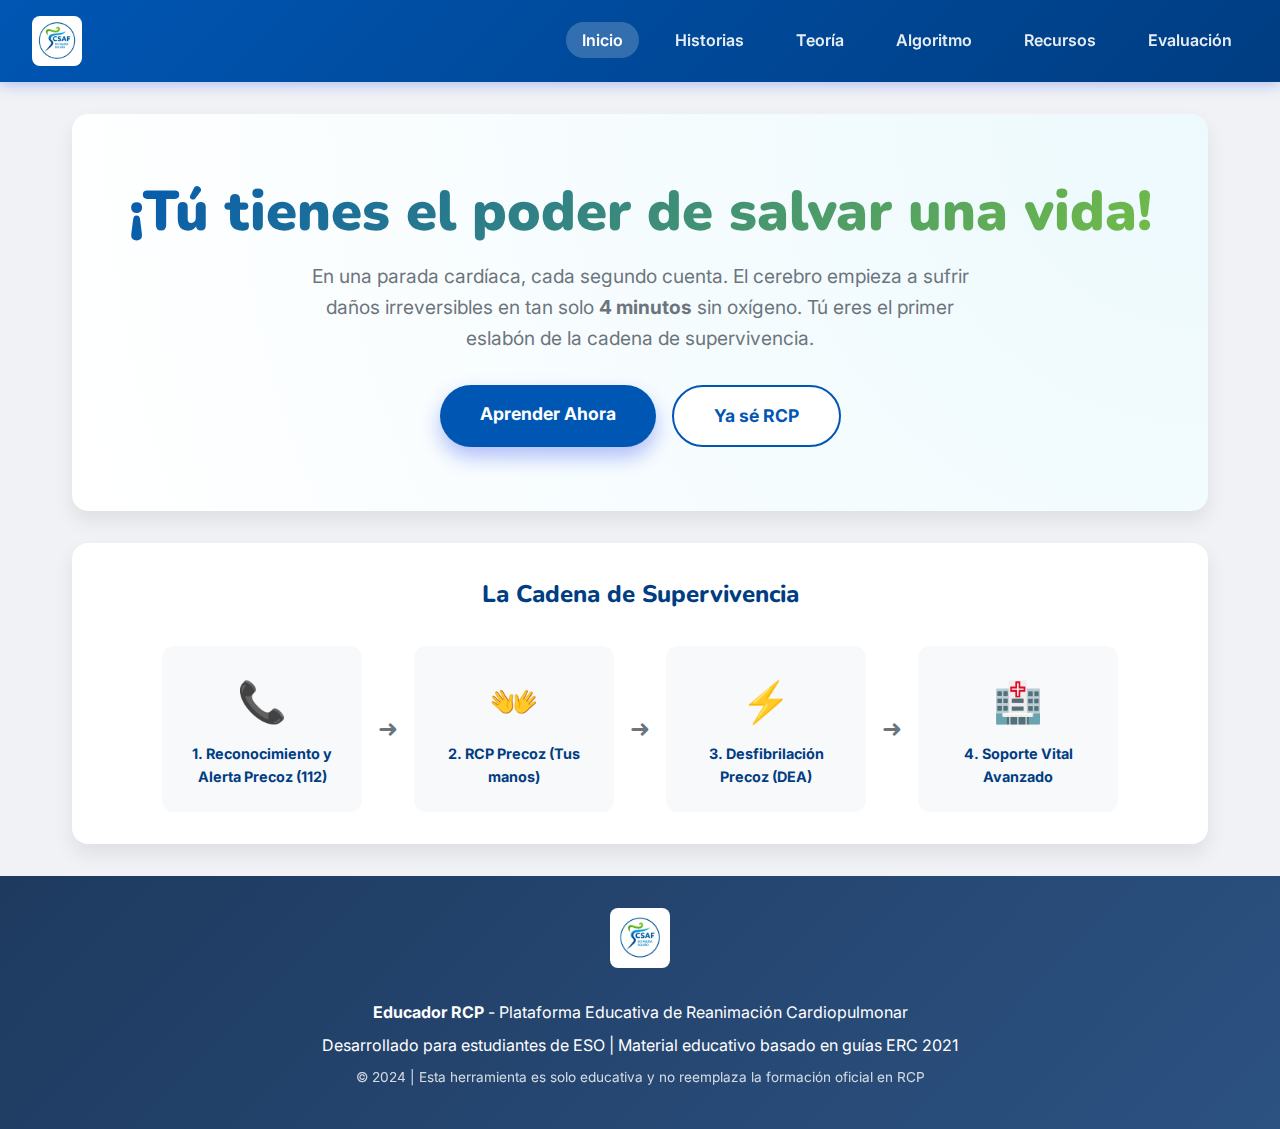
<file: index.html>
<!DOCTYPE html>
<html lang="es">

<head>
    <meta charset="UTF-8">
    <meta name="viewport" content="width=device-width, initial-scale=1.0">
    <title>Educador RCP - Aprende a Salvar Vidas</title>
    <link href="https://fonts.googleapis.com/css2?family=Nunito:wght@400;700;900&family=Inter:wght@400;600&display=swap"
        rel="stylesheet">
    <link rel="stylesheet" href="css/style.css?v=2.0">
</head>

<body>

    <header>
        <div class="logo">
            <img src="assets/logo-csaf.png" alt="Logo CSAF IES María Soliño" class="nav-logo">
        </div>
        <nav>
            <ul>
                <li><a href="#home" class="active">Inicio</a></li>
                <li><a href="#historias">Historias</a></li>
                <li><a href="#teoria">Teoría</a></li>
                <li><a href="#algoritmo">Algoritmo</a></li>
                <li><a href="#recursos">Recursos</a></li>
                <li><a href="#evaluacion">Evaluación</a></li>
            </ul>
        </nav>
    </header>

    <main>
        <!-- HOME SECTION -->
        <section id="home" class="active">
            <div class="hero">
                <h1>¡Tú tienes el poder de salvar una vida!</h1>
                <p>En una parada cardíaca, cada segundo cuenta. El cerebro empieza a sufrir daños irreversibles en tan
                    solo <strong>4 minutos</strong> sin oxígeno. Tú eres el primer eslabón de la cadena de
                    supervivencia.</p>
                <div class="hero-buttons">
                    <a href="#teoria" class="btn-cta" onclick="navigateTo('teoria')">Aprender Ahora</a>
                    <a href="#evaluacion" class="btn-cta btn-secondary" onclick="navigateTo('evaluacion')">Ya sé RCP</a>
                </div>
            </div>

            <div class="chain-container">
                <h2>La Cadena de Supervivencia</h2>
                <div class="chain-grid">
                    <div class="chain-link">
                        <div class="icon">📞</div>
                        <p>1. Reconocimiento y Alerta Precoz (112)</p>
                    </div>
                    <div class="chain-arrow">➜</div>
                    <div class="chain-link">
                        <div class="icon">👐</div>
                        <p>2. RCP Precoz (Tus manos)</p>
                    </div>
                    <div class="chain-arrow">➜</div>
                    <div class="chain-link">
                        <div class="icon">⚡</div>
                        <p>3. Desfibrilación Precoz (DEA)</p>
                    </div>
                    <div class="chain-arrow">➜</div>
                    <div class="chain-link">
                        <div class="icon">🏥</div>
                        <p>4. Soporte Vital Avanzado</p>
                    </div>
                </div>
            </div>
        </section>

        <!-- HISTORIAS REALES -->
        <section id="historias">
            <h2>Héroes como tú</h2>
            <p class="section-desc">Estas son historias inspiradas en casos reales de jóvenes que actuaron a tiempo.</p>

            <div class="grid">
                <div class="story-card">
                    <button class="btn-speak" onclick="readText('story-1', this)">🔊 Escuchar</button>
                    <div id="story-1">
                        <div class="story-img" style="background-color: #ffadad;">⚽</div>
                        <h3>El partido decisivo</h3>
                        <p>"Estábamos jugando la final del torneo escolar cuando Álex se desplomó. Todos pensaron que
                            era un
                            mareo, pero yo vi que no respiraba. Recordé lo que aprendimos en clase: llamé al 112 y
                            empecé a
                            comprimir. Álex hoy sigue jugando con nosotros."</p>
                        <span class="author">- Marcos, 15 años</span>
                    </div>
                </div>
                <div class="story-card">
                    <button class="btn-speak" onclick="readText('story-2', this)">🔊 Escuchar</button>
                    <div id="story-2">
                        <div class="story-img" style="background-color: #ffd6a5;">🏠</div>
                        <h3>Un domingo en casa</h3>
                        <p>"Mi abuelo estaba viendo la tele y de repente dejó de responder. Me asusté mucho, pero sabía
                            que
                            no podía quedarme quieta. Grité a mi madre para que llamara a emergencias mientras yo le
                            hacía
                            el masaje cardíaco. Los médicos dijeron que mis manos fueron su corazón durante 10 minutos."
                        </p>
                        <span class="author">- Lucía, 14 años</span>
                    </div>
                </div>
                <div class="story-card">
                    <button class="btn-speak" onclick="readText('story-3', this)">🔊 Escuchar</button>
                    <div id="story-3">
                        <div class="story-img" style="background-color: #fdffb6;">🛍️</div>
                        <h3>En el centro comercial</h3>
                        <p>"Un señor se cayó al suelo en la cola del cine. La gente miraba y grababa con el móvil, pero
                            nadie hacía nada. Me acerqué, vi que no respiraba y empecé la RCP. Fue agotador, pero cuando
                            llegó la ambulancia, su corazón volvió a latir."</p>
                        <span class="author">- Javier, 16 años</span>
                    </div>
                </div>
            </div>
        </section>

        <!-- TEORIA PAS -->
        <section id="teoria">
            <h2>El Protocolo P.A.S.</h2>
            <p class="section-desc">Ante cualquier emergencia, mantén la calma y sigue estos tres pasos fundamentales.
            </p>

            <div class="pas-container">
                <div class="pas-step protect">
                    <div class="pas-header">
                        <span class="letter">P</span>
                        <h3>ROTEGER</h3>
                    </div>
                    <div class="pas-content">
                        <button class="btn-speak" onclick="readText('pas-p', this)">🔊 Escuchar</button>
                        <div id="pas-p">
                            <p>Antes de actuar, asegúrate de que <strong>tú no corres peligro</strong>.</p>
                            <ul>
                                <li>¿Hay tráfico? ¿Fuego? ¿Electricidad?</li>
                                <li>Si el entorno no es seguro, no te acerques.</li>
                                <li>Señaliza el lugar para evitar más accidentes.</li>
                            </ul>
                        </div>
                    </div>
                </div>

                <div class="pas-step alert">
                    <div class="pas-header">
                        <span class="letter">A</span>
                        <h3>VISAR</h3>
                    </div>
                    <div class="pas-content">
                        <button class="btn-speak" onclick="readText('pas-a', this)">🔊 Escuchar</button>
                        <div id="pas-a">
                            <p>Llama inmediatamente al <strong>112</strong>. Mantén la calma y di:</p>
                            <ul>
                                <li><strong>QUÉ</strong> pasa: "Hay una persona inconsciente que no respira".</li>
                                <li><strong>DÓNDE</strong> estás: Dirección exacta o puntos de referencia.</li>
                                <li><strong>QUIÉN</strong> eres: Da tu nombre y no cuelgues hasta que te lo digan.</li>
                            </ul>
                        </div>
                    </div>
                </div>

                <div class="pas-step soccor">
                    <div class="pas-header">
                        <span class="letter">S</span>
                        <h3>OCORRER</h3>
                    </div>
                    <div class="pas-content">
                        <button class="btn-speak" onclick="readText('pas-s', this)">🔊 Escuchar</button>
                        <div id="pas-s">
                            <p>Es hora de actuar. Si la víctima no respira, inicia la RCP.</p>
                            <ul>
                                <li><strong>30 Compresiones:</strong> Fuertes y rápidas (centro del pecho).</li>
                                <li><strong>2 Insuflaciones:</strong> Tapa la nariz y sopla en la boca (opcional si no
                                    tienes entrenamiento o protección, en ese caso solo comprime).</li>
                                <li>No pares hasta que llegue la ayuda o la víctima despierte.</li>
                            </ul>
                        </div>
                    </div>
                </div>
            </div>

            <div class="metronome-box">
                <h3>Entrena tu Ritmo</h3>
                <p>Necesitas hacer entre 100 y 120 compresiones por minuto. ¡Prueba ahora!</p>
                <div id="heart-icon" class="heart-beat">❤️</div>
                <button id="metro-btn" class="btn-cta">▶️ Iniciar Metrónomo (110 BPM)</button>
            </div>

            <!-- FLASHCARDS SECTION -->
            <div class="flashcards-container">
                <h3>🃏 Repaso Rápido (Haz clic para girar)</h3>
                <div class="flashcards-grid">
                    <!-- Card 1 -->
                    <div class="flashcard" onclick="this.classList.toggle('flipped')">
                        <div class="flashcard-inner">
                            <div class="flashcard-front">
                                <div class="card-number">1</div>
                                <h4>¿Paso 1?</h4>
                                <p>Lo primero que debes garantizar...</p>
                            </div>
                            <div class="flashcard-back">
                                <h4>SEGURIDAD</h4>
                                <p>Protégete a ti mismo y al entorno antes de acercarte.</p>
                            </div>
                        </div>
                    </div>
                    <!-- Card 2 -->
                    <div class="flashcard" onclick="this.classList.toggle('flipped')">
                        <div class="flashcard-inner">
                            <div class="flashcard-front">
                                <div class="card-number">2</div>
                                <h4>¿Consciencia?</h4>
                                <p>¿Cómo compruebas si responde?</p>
                            </div>
                            <div class="flashcard-back">
                                <h4>ESTÍMULO</h4>
                                <p>Sacude sus hombros y háblale fuerte a ambos oídos.</p>
                            </div>
                        </div>
                    </div>
                    <!-- Card 3 -->
                    <div class="flashcard" onclick="this.classList.toggle('flipped')">
                        <div class="flashcard-inner">
                            <div class="flashcard-front">
                                <div class="card-number">3</div>
                                <h4>¿No respira?</h4>
                                <p>La víctima no responde y no respira normal...</p>
                            </div>
                            <div class="flashcard-back">
                                <h4>LLAMA 112</h4>
                                <p>Llama inmediatamente e inicia RCP.</p>
                            </div>
                        </div>
                    </div>
                    <!-- Card 4 -->
                    <div class="flashcard" onclick="this.classList.toggle('flipped')">
                        <div class="flashcard-inner">
                            <div class="flashcard-front">
                                <div class="card-number">4</div>
                                <h4>Ritmo</h4>
                                <p>¿A qué velocidad comprimimos?</p>
                            </div>
                            <div class="flashcard-back">
                                <h4>100-120 cpm</h4>
                                <p>Al ritmo de "Macarena" o "Stayin' Alive".</p>
                            </div>
                        </div>
                    </div>
                    <!-- Card 5 -->
                    <div class="flashcard" onclick="this.classList.toggle('flipped')">
                        <div class="flashcard-inner">
                            <div class="flashcard-front">
                                <div class="card-number">5</div>
                                <h4>Profundidad</h4>
                                <p>¿Cuánto hundimos el pecho?</p>
                            </div>
                            <div class="flashcard-back">
                                <h4>5-6 cm</h4>
                                <p>Comprime fuerte y deja que el pecho suba.</p>
                            </div>
                        </div>
                    </div>
                    <!-- Card 6 -->
                    <div class="flashcard" onclick="this.classList.toggle('flipped')">
                        <div class="flashcard-inner">
                            <div class="flashcard-front">
                                <div class="card-number">6</div>
                                <h4>Ciclo</h4>
                                <p>¿Cuál es la relación compresión/aire?</p>
                            </div>
                            <div class="flashcard-back">
                                <h4>30:2</h4>
                                <p>30 compresiones y 2 ventilaciones.</p>
                            </div>
                        </div>
                    </div>
                </div>
            </div>
        </section>

        <!-- ALGORITMO VISUAL -->
        <!-- ALGORITMO VISUAL INTERACTIVO -->
        <section id="algoritmo">
            <h2>Algoritmo de Actuación</h2>
            <p class="section-desc">Responde a las preguntas para saber qué hacer en cada momento.</p>

            <!-- Mermaid Diagram -->
            <div class="mermaid-container">
                <h3>Esquema Visual</h3>
                <div class="mermaid">
                    <svg viewBox="0 0 800 400" xmlns="http://www.w3.org/2000/svg"
                        style="width: 100%; max-width: 800px; height: auto; margin: 0 auto; display: block;">
                        <!-- Definitions -->
                        <defs>
                            <filter id="dropShadow" x="-20%" y="-20%" width="140%" height="140%">
                                <feGaussianBlur in="SourceAlpha" stdDeviation="3" />
                                <feOffset dx="2" dy="4" result="offsetblur" />
                                <feComponentTransfer>
                                    <feFuncA type="linear" slope="0.2" />
                                </feComponentTransfer>
                                <feMerge>
                                    <feMergeNode />
                                    <feMergeNode in="SourceGraphic" />
                                </feMerge>
                            </filter>

                            <linearGradient id="gradYellow" x1="0%" y1="0%" x2="100%" y2="100%">
                                <stop offset="0%" style="stop-color:#fff9c4;stop-opacity:1" />
                                <stop offset="100%" style="stop-color:#fff176;stop-opacity:1" />
                            </linearGradient>

                            <linearGradient id="gradBlue" x1="0%" y1="0%" x2="100%" y2="100%">
                                <stop offset="0%" style="stop-color:#e3f2fd;stop-opacity:1" />
                                <stop offset="100%" style="stop-color:#bbdefb;stop-opacity:1" />
                            </linearGradient>

                            <linearGradient id="gradGreen" x1="0%" y1="0%" x2="100%" y2="100%">
                                <stop offset="0%" style="stop-color:#e8f5e9;stop-opacity:1" />
                                <stop offset="100%" style="stop-color:#c8e6c9;stop-opacity:1" />
                            </linearGradient>

                            <linearGradient id="gradRed" x1="0%" y1="0%" x2="100%" y2="100%">
                                <stop offset="0%" style="stop-color:#ffebee;stop-opacity:1" />
                                <stop offset="100%" style="stop-color:#ffcdd2;stop-opacity:1" />
                            </linearGradient>

                            <linearGradient id="gradPurple" x1="0%" y1="0%" x2="100%" y2="100%">
                                <stop offset="0%" style="stop-color:#f3e5f5;stop-opacity:1" />
                                <stop offset="100%" style="stop-color:#e1bee7;stop-opacity:1" />
                            </linearGradient>

                            <style>
                                .node {
                                    cursor: pointer;
                                    transition: all 0.3s;
                                }

                                .node:hover rect {
                                    filter: brightness(0.95);
                                    transform: scale(1.02);
                                    transform-origin: center;
                                }

                                .node text {
                                    pointer-events: none;
                                    font-family: 'Inter', sans-serif;
                                    font-weight: 600;
                                    text-shadow: 0 1px 2px rgba(255, 255, 255, 0.8);
                                }

                                .link {
                                    fill: none;
                                    stroke: #546e7a;
                                    stroke-width: 2.5;
                                    stroke-linecap: round;
                                    marker-end: url(#arrowhead);
                                    filter: drop-shadow(0 2px 2px rgba(0, 0, 0, 0.1));
                                }

                                .label {
                                    font-family: 'Inter', sans-serif;
                                    font-size: 13px;
                                    font-weight: 700;
                                    text-shadow: 0 0 3px white;
                                }
                            </style>
                            <marker id="arrowhead" markerWidth="10" markerHeight="7" refX="9" refY="3.5" orient="auto">
                                <polygon points="0 0, 10 3.5, 0 7" fill="#546e7a" />
                            </marker>
                        </defs>

                        <!-- Step 1: Responde? -->
                        <g class="node" transform="translate(350, 20)" filter="url(#dropShadow)">
                            <rect x="-60" y="-20" width="120" height="40" rx="12" fill="url(#gradYellow)"
                                stroke="#fbc02d" stroke-width="2" />
                            <text x="0" y="5" text-anchor="middle" fill="#333">¿Responde?</text>
                        </g>

                        <!-- Arrow NO -->
                        <path class="link" d="M 350 40 L 350 80" />
                        <text class="label" x="360" y="65" fill="#d32f2f">NO</text>

                        <!-- Step 2: Grita Ayuda -->
                        <g class="node" transform="translate(350, 100)" filter="url(#dropShadow)">
                            <rect x="-70" y="-20" width="140" height="40" rx="12" fill="url(#gradBlue)" stroke="#1976d2"
                                stroke-width="2" />
                            <text x="0" y="5" text-anchor="middle" fill="#333">Grita Ayuda</text>
                        </g>

                        <!-- Arrow -->
                        <path class="link" d="M 350 120 L 350 160" />

                        <!-- Step 3: Respira Normal? -->
                        <g class="node" transform="translate(350, 180)" filter="url(#dropShadow)">
                            <rect x="-70" y="-20" width="140" height="40" rx="12" fill="url(#gradYellow)"
                                stroke="#fbc02d" stroke-width="2" />
                            <text x="0" y="5" text-anchor="middle" fill="#333">¿Respira Normal?</text>
                        </g>

                        <!-- Arrow SI (left) -->
                        <path class="link" d="M 280 180 L 150 180 L 150 280" />
                        <text class="label" x="200" y="175" fill="#388e3c">SI</text>

                        <!-- Arrow NO (right) -->
                        <path class="link" d="M 420 180 L 550 180 L 550 280" />
                        <text class="label" x="470" y="175" fill="#d32f2f">NO</text>

                        <!-- Left: Posicion Seguridad -->
                        <g class="node" transform="translate(150, 300)" filter="url(#dropShadow)">
                            <rect x="-70" y="-25" width="140" height="50" rx="12" fill="url(#gradGreen)"
                                stroke="#388e3c" stroke-width="2" />
                            <text x="0" y="-5" text-anchor="middle" font-size="12" fill="#333">Posición</text>
                            <text x="0" y="12" text-anchor="middle" font-size="12" fill="#333">Seguridad</text>
                        </g>

                        <!-- Right: LLAMA 112 -->
                        <g class="node" transform="translate(550, 300)" filter="url(#dropShadow)">
                            <rect x="-60" y="-20" width="120" height="40" rx="12" fill="url(#gradRed)" stroke="#d32f2f"
                                stroke-width="2" />
                            <text x="0" y="5" text-anchor="middle" fill="#333" font-weight="800">LLAMA 112</text>
                        </g>

                        <!-- Arrow from 112 -->
                        <path class="link" d="M 550 320 L 550 360" />

                        <!-- Inicia RCP -->
                        <g class="node" transform="translate(550, 380)" filter="url(#dropShadow)">
                            <rect x="-60" y="-20" width="120" height="40" rx="12" fill="url(#gradRed)" stroke="#d32f2f"
                                stroke-width="2" />
                            <text x="0" y="5" text-anchor="middle" fill="#333" font-weight="800">Inicia RCP</text>
                        </g>

                        <!-- Arrow to DEA -->
                        <path class="link" d="M 610 380 L 680 380" />

                        <!-- Usar DEA -->
                        <g class="node" transform="translate(720, 380)" filter="url(#dropShadow)">
                            <rect x="-50" y="-20" width="100" height="40" rx="12" fill="url(#gradPurple)"
                                stroke="#7b1fa2" stroke-width="2" />
                            <text x="0" y="5" text-anchor="middle" fill="#333">Usar DEA</text>
                        </g>
                    </svg>
                </div>
            </div>

            <div class="algorithm-flow">

                <!-- Step 1 -->
                <div id="step-1" class="algo-step">
                    <div class="algo-box start">¿La víctima responde?</div>
                    <p style="margin: 1rem 0; color: #666;">(Sacude sus hombros y háblale alto)</p>
                    <div class="algo-split">
                        <button class="btn-cta" onclick="nextStep('step-1', 'step-safe-1')">SÍ, responde</button>
                        <button class="btn-cta btn-secondary" onclick="nextStep('step-1', 'step-2')">NO
                            responde</button>
                    </div>
                </div>

                <!-- Branch: Safe 1 -->
                <div id="step-safe-1" class="algo-step" style="display:none;">
                    <div class="algo-box safe">
                        ✅ <strong>Todo va bien</strong><br>
                        Déjala como está.<br>
                        Busca lesiones.<br>
                        Llama al 112 si es necesario.
                    </div>
                    <button class="btn-back" style="margin-top: 20px;" onclick="resetAlgorithm()">🔄 Empezar de
                        nuevo</button>
                </div>

                <!-- Step 2 -->
                <div id="step-2" class="algo-step" style="display:none;">
                    <div class="algo-box warning">⚠️ ¡Peligro!</div>
                    <p>1. Grita pidiendo ayuda.<br>2. Abre la vía aérea (frente-mentón).</p>
                    <div class="algo-box start">¿Respira con normalidad?</div>
                    <p style="margin: 1rem 0; color: #666;">(Ver, Oír, Sentir durante 10 seg)</p>
                    <div class="algo-split">
                        <button class="btn-cta" onclick="nextStep('step-2', 'step-safe-2')">SÍ, respira</button>
                        <button class="btn-cta btn-secondary" onclick="nextStep('step-2', 'step-danger')">NO
                            respira</button>
                    </div>
                </div>

                <!-- Branch: Safe 2 -->
                <div id="step-safe-2" class="algo-step" style="display:none;">
                    <div class="algo-box safe">
                        ✅ <strong>Respira, pero está inconsciente</strong><br>
                        1. Colócala en Posición Lateral de Seguridad (PLS).<br>
                        2. Llama al 112.<br>
                        3. Vigila que siga respirando.
                    </div>
                    <button class="btn-back" style="margin-top: 20px;" onclick="resetAlgorithm()">🔄 Empezar de
                        nuevo</button>
                </div>

                <!-- Branch: Danger -->
                <div id="step-danger" class="algo-step" style="display:none;">
                    <div class="algo-box danger">
                        🚨 <strong>PARADA CARDIORRESPIRATORIA</strong><br>
                        1. ¡LLAMA AL 112 YA!<br>
                        2. Inicia RCP inmediatamente (30 compresiones : 2 ventilaciones).<br>
                        3. Si hay un DEA, úsalo.
                    </div>
                    <button class="btn-back" style="margin-top: 20px;" onclick="resetAlgorithm()">🔄 Empezar de
                        nuevo</button>
                </div>

            </div>
        </section>

        <!-- RECURSOS Y DEA -->
        <section id="recursos">
            <h2>Recursos y Más Información</h2>
            <p class="section-desc">Herramientas adicionales para profundizar tu aprendizaje.</p>

            <div class="resources-container">
                <!-- Top Row: DEA and Tips (50% each) -->
                <div class="resources-top-row">
                    <div class="resource-card dea-card">
                        <div class="resource-icon">⚡</div>
                        <h3>¿Qué es un DEA?</h3>
                        <p>El <strong>Desfibrilador Externo Automático (DEA)</strong> analiza el ritmo cardíaco y aplica
                            una descarga si es necesario.</p>
                        <div class="mermaid">
                            <svg viewBox="0 0 600 300" xmlns="http://www.w3.org/2000/svg"
                                style="width: 100%; max-width: 500px; height: auto; margin: 1rem auto; display: block;">
                                <defs>
                                    <filter id="dropShadowDea" x="-20%" y="-20%" width="140%" height="140%">
                                        <feGaussianBlur in="SourceAlpha" stdDeviation="2" />
                                        <feOffset dx="1" dy="2" result="offsetblur" />
                                        <feComponentTransfer>
                                            <feFuncA type="linear" slope="0.2" />
                                        </feComponentTransfer>
                                        <feMerge>
                                            <feMergeNode />
                                            <feMergeNode in="SourceGraphic" />
                                        </feMerge>
                                    </filter>
                                    <style>
                                        .dea-node {
                                            cursor: pointer;
                                            transition: all 0.3s;
                                        }

                                        .dea-node:hover rect,
                                        .dea-node:hover path {
                                            filter: brightness(0.95);
                                            transform: scale(1.02);
                                            transform-origin: center;
                                        }

                                        .dea-node text {
                                            pointer-events: none;
                                            font-family: 'Inter', sans-serif;
                                            font-weight: 600;
                                        }

                                        .dea-link {
                                            fill: none;
                                            stroke: #546e7a;
                                            stroke-width: 2;
                                            marker-end: url(#arrow2);
                                        }

                                        .dea-label {
                                            font-family: 'Inter', sans-serif;
                                            font-size: 11px;
                                            font-weight: 700;
                                        }
                                    </style>
                                    <marker id="arrow2" markerWidth="10" markerHeight="7" refX="9" refY="3.5"
                                        orient="auto">
                                        <polygon points="0 0, 10 3.5, 0 7" fill="#546e7a" />
                                    </marker>
                                </defs>

                                <!-- Encender -->
                                <g class="dea-node" transform="translate(100, 30)" filter="url(#dropShadowDea)">
                                    <rect x="-50" y="-20" width="100" height="40" rx="12" fill="url(#gradGreen)"
                                        stroke="#388e3c" stroke-width="2" />
                                    <text x="0" y="5" text-anchor="middle" fill="#333">Encender</text>
                                </g>

                                <path class="dea-link" d="M 150 30 L 200 30" />

                                <!-- Colocar Parches -->
                                <g class="dea-node" transform="translate(300, 30)" filter="url(#dropShadowDea)">
                                    <rect x="-60" y="-20" width="120" height="40" rx="12" fill="url(#gradYellow)"
                                        stroke="#fbc02d" stroke-width="2" />
                                    <text x="0" y="5" text-anchor="middle" fill="#333">Colocar Parches</text>
                                </g>

                                <path class="dea-link" d="M 300 50 L 300 90" />

                                <!-- Alejarse -->
                                <g class="dea-node" transform="translate(300, 110)" filter="url(#dropShadowDea)">
                                    <rect x="-50" y="-20" width="100" height="40" rx="12" fill="url(#gradRed)"
                                        stroke="#d32f2f" stroke-width="2" />
                                    <text x="0" y="5" text-anchor="middle" fill="#333">Alejarse</text>
                                </g>

                                <path class="dea-link" d="M 300 130 L 300 170" />

                                <!-- Descarga? (Diamond) -->
                                <g class="dea-node" transform="translate(300, 200)" filter="url(#dropShadowDea)">
                                    <path d="M 0,-25 L 40,0 L 0,25 L -40,0 Z" fill="#fff9c4" stroke="#fbc02d"
                                        stroke-width="2" />
                                    <text x="0" y="5" text-anchor="middle" font-size="12" fill="#333">¿Descarga?</text>
                                </g>

                                <!-- SI branch -->
                                <path class="dea-link" d="M 260 200 L 150 200 L 150 250" />
                                <text class="dea-label" x="190" y="195" fill="#388e3c">SI</text>

                                <!-- NO branch -->
                                <path class="dea-link" d="M 340 200 L 450 200 L 450 250" />
                                <text class="dea-label" x="370" y="195" fill="#d32f2f">NO</text>

                                <!-- Pulsar Boton -->
                                <g class="dea-node" transform="translate(150, 270)" filter="url(#dropShadowDea)">
                                    <rect x="-50" y="-20" width="100" height="40" rx="12" fill="url(#gradYellow)"
                                        stroke="#fbc02d" stroke-width="2" />
                                    <text x="0" y="5" text-anchor="middle" fill="#333">Pulsar Botón</text>
                                </g>

                                <!-- Seguir RCP -->
                                <g class="dea-node" transform="translate(450, 270)" filter="url(#dropShadowDea)">
                                    <rect x="-50" y="-20" width="100" height="40" rx="12" fill="url(#gradBlue)"
                                        stroke="#1976d2" stroke-width="2" />
                                    <text x="0" y="5" text-anchor="middle" fill="#333">Seguir RCP</text>
                                </g>

                                <!-- Connect Pulsar to Seguir -->
                                <path class="dea-link" d="M 200 270 L 300 270 L 300 290 L 400 290 L 400 270" />
                            </svg>
                        </div>
                    </div>

                    <div class="resource-card">
                        <div class="resource-icon">🎓</div>
                        <h3>Recuerda</h3>
                        <div class="mermaid">
                            <svg viewBox="0 0 500 400" xmlns="http://www.w3.org/2000/svg"
                                style="width: 100%; max-width: 450px; height: auto; margin: 1rem auto; display: block;">
                                <defs>
                                    <style>
                                        .rec-node {
                                            cursor: pointer;
                                            transition: all 0.3s;
                                        }

                                        .rec-node:hover ellipse,
                                        .rec-node:hover circle {
                                            filter: brightness(1.1);
                                            transform: scale(1.05);
                                        }

                                        .rec-node text {
                                            pointer-events: none;
                                            font-family: 'Inter', sans-serif;
                                            font-weight: 600;
                                            font-size: 13px;
                                        }

                                        .rec-link {
                                            stroke: #aaa;
                                            stroke-width: 2;
                                        }
                                    </style>
                                </defs>

                                <!-- Center: RCP Basico -->
                                <g class="rec-node" transform="translate(250, 200)">
                                    <circle r="50" fill="#e3f2fd" stroke="#2196f3" stroke-width="3" />
                                    <text x="0" y="-5" text-anchor="middle" fill="#333">RCP</text>
                                    <text x="0" y="10" text-anchor="middle" fill="#333">Básico</text>
                                </g>

                                <!-- Llama 112 (Top) -->
                                <line class="rec-link" x1="250" y1="150" x2="250" y2="80" />
                                <g class="rec-node" transform="translate(250, 50)">
                                    <ellipse rx="55" ry="30" fill="#c8e6c9" stroke="#4caf50" stroke-width="2" />
                                    <text x="0" y="5" text-anchor="middle" fill="#333">Llama 112</text>
                                </g>

                                <!-- Usa DEA (Top Right) -->
                                <line class="rec-link" x1="290" y1="170" x2="380" y2="100" />
                                <g class="rec-node" transform="translate(420, 70)">
                                    <ellipse rx="50" ry="30" fill="#fff3e0" stroke="#ff9800" stroke-width="2" />
                                    <text x="0" y="5" text-anchor="middle" fill="#333">Usa DEA</text>
                                </g>

                                <!-- Sin Miedo (Right) -->
                                <line class="rec-link" x1="300" y1="200" x2="380" y2="200" />
                                <g class="rec-node" transform="translate(430, 200)">
                                    <ellipse rx="50" ry="30" fill="#ffecb3" stroke="#ffa000" stroke-width="2" />
                                    <text x="0" y="5" text-anchor="middle" fill="#333">Sin Miedo</text>
                                </g>

                                <!-- Practica (Bottom Right) -->
                                <line class="rec-link" x1="290" y1="230" x2="380" y2="300" />
                                <g class="rec-node" transform="translate(420, 330)">
                                    <ellipse rx="50" ry="30" fill="#e1bee7" stroke="#9c27b0" stroke-width="2" />
                                    <text x="0" y="5" text-anchor="middle" fill="#333">Practica</text>
                                </g>

                                <!-- Ensena (Bottom Left) -->
                                <line class="rec-link" x1="210" y1="230" x2="120" y2="300" />
                                <g class="rec-node" transform="translate(80, 330)">
                                    <ellipse rx="50" ry="30" fill="#ffcdd2" stroke="#f44336" stroke-width="2" />
                                    <text x="0" y="5" text-anchor="middle" fill="#333">Enseña</text>
                                </g>
                            </svg>
                        </div>
                    </div>
                </div>

                <!-- Bottom Row: Links (Full Width) -->
                <div class="resource-card links-card">
                    <div class="resource-icon">📚</div>
                    <h3>Bibliografía y Enlaces Útiles</h3>
                    <ul class="links-list horizontal-list">
                        <li><a href="https://www.semicyuc.org/" target="_blank" rel="noopener">SEMICYUC</a></li>
                        <li><a href="https://www.cercp.org/" target="_blank" rel="noopener">Consejo Español RCP</a></li>
                        <li><a href="https://www.erc.edu/" target="_blank" rel="noopener">European Resuscitation
                                Council</a></li>
                        <li><a href="https://www.redcross.es/" target="_blank" rel="noopener">Cruz Roja Española</a>
                        </li>
                    </ul>
                </div>
            </div>
        </section>

        <!-- EVALUACION MENU SECTION -->
        <section id="evaluacion">
            <h2>Zona de Evaluación</h2>
            <p class="section-desc">Demuestra lo que has aprendido.</p>

            <div class="grid">
                <div class="card" onclick="navigateTo('test-tecnica')">
                    <div class="card-icon">🤲</div>
                    <h3>Técnica de Compresiones</h3>
                    <p>Evalúa la posición de manos y cuerpo.</p>
                </div>
                <div class="card" onclick="navigateTo('test-adulto')">
                    <div class="card-icon">👨</div>
                    <h3>RCP Adulto</h3>
                    <p>Protocolo completo para adultos.</p>
                </div>
                <div class="card" onclick="navigateTo('test-nino')">
                    <div class="card-icon">🧒</div>
                    <h3>RCP Niño</h3>
                    <p>Protocolo específico para pediatría.</p>
                </div>
            </div>
        </section>

        <!-- TEST: TECNICA -->
        <section id="test-tecnica">
            <button class="btn-back" onclick="navigateTo('evaluacion')">← Volver</button>
            <h2>Evaluación: Técnica de Compresiones</h2>

            <table id="table-tecnica" class="eval-table">
                <thead>
                    <tr>
                        <th>Criterio</th>
                        <th class="th-center">Sí</th>
                        <th class="th-center">No</th>
                    </tr>
                </thead>
                <tbody>
                    <tr>
                        <td class="subheader" colspan="3">Posición de las manos</td>
                    </tr>
                    <tr>
                        <td>Talón de una mano en el centro del pecho</td>
                        <td class="td-center"><button class="btn-toggle yes">Sí</button></td>
                        <td class="td-center"><button class="btn-toggle no">No</button></td>
                    </tr>
                    <tr>
                        <td>Otra mano encima con dedos entrelazados</td>
                        <td class="td-center"><button class="btn-toggle yes">Sí</button></td>
                        <td class="td-center"><button class="btn-toggle no">No</button></td>
                    </tr>
                    <tr>
                        <td>Dedos no tocan el pecho</td>
                        <td class="td-center"><button class="btn-toggle yes">Sí</button></td>
                        <td class="td-center"><button class="btn-toggle no">No</button></td>
                    </tr>

                    <tr>
                        <td class="subheader" colspan="3">Posición del reanimador</td>
                    </tr>
                    <tr>
                        <td>Hombros directamente sobre las manos (vertical)</td>
                        <td class="td-center"><button class="btn-toggle yes">Sí</button></td>
                        <td class="td-center"><button class="btn-toggle no">No</button></td>
                    </tr>
                    <tr>
                        <td>Brazos rectos, sin doblar los codos</td>
                        <td class="td-center"><button class="btn-toggle yes">Sí</button></td>
                        <td class="td-center"><button class="btn-toggle no">No</button></td>
                    </tr>

                    <tr>
                        <td class="subheader" colspan="3">Ejecución</td>
                    </tr>
                    <tr>
                        <td>Profundidad de 5 cm</td>
                        <td class="td-center"><button class="btn-toggle yes">Sí</button></td>
                        <td class="td-center"><button class="btn-toggle no">No</button></td>
                    </tr>
                    <tr>
                        <td>Frecuencia de 100-120 cpm</td>
                        <td class="td-center"><button class="btn-toggle yes">Sí</button></td>
                        <td class="td-center"><button class="btn-toggle no">No</button></td>
                    </tr>
                    <tr>
                        <td>Permite reexpansión completa del pecho</td>
                        <td class="td-center"><button class="btn-toggle yes">Sí</button></td>
                        <td class="td-center"><button class="btn-toggle no">No</button></td>
                    </tr>
                </tbody>
            </table>

            <button class="btn-cta full-width" onclick="calculateScore('table-tecnica', 'res-tecnica')">Calcular
                Nota</button>
            <div id="res-tecnica" class="result-display"></div>
        </section>

        <!-- TEST: ADULTO -->
        <section id="test-adulto">
            <button class="btn-back" onclick="navigateTo('evaluacion')">← Volver</button>
            <h2>Evaluación: RCP Adulto</h2>

            <table id="table-adulto" class="eval-table">
                <thead>
                    <tr>
                        <th>Criterio</th>
                        <th class="th-center">Sí</th>
                        <th class="th-center">No</th>
                    </tr>
                </thead>
                <tbody>
                    <tr>
                        <td class="subheader" colspan="3">Evaluación Inicial</td>
                    </tr>
                    <tr>
                        <td>Comprobar respuesta ("¡Hola, estás bien!")</td>
                        <td class="td-center"><button class="btn-toggle yes">Sí</button></td>
                        <td class="td-center"><button class="btn-toggle no">No</button></td>
                    </tr>
                    <tr>
                        <td>Pedir ayuda a alguien cercano</td>
                        <td class="td-center"><button class="btn-toggle yes">Sí</button></td>
                        <td class="td-center"><button class="btn-toggle no">No</button></td>
                    </tr>
                    <tr>
                        <td>Abrir vía aérea (frente-mentón)</td>
                        <td class="td-center"><button class="btn-toggle yes">Sí</button></td>
                        <td class="td-center"><button class="btn-toggle no">No</button></td>
                    </tr>
                    <tr>
                        <td>Evaluar respiración (VOS, máx 10s)</td>
                        <td class="td-center"><button class="btn-toggle yes">Sí</button></td>
                        <td class="td-center"><button class="btn-toggle no">No</button></td>
                    </tr>
                    <tr>
                        <td>Llamar al 112 si no respira</td>
                        <td class="td-center"><button class="btn-toggle yes">Sí</button></td>
                        <td class="td-center"><button class="btn-toggle no">No</button></td>
                    </tr>
                    <tr>
                        <td>Realiza 30 compresiones y 2 ventilaciones</td>
                        <td class="td-center"><button class="btn-toggle yes">Sí</button></td>
                        <td class="td-center"><button class="btn-toggle no">No</button></td>
                    </tr>

                    <tr>
                        <td class="subheader" colspan="3">Calidad de RCP</td>
                    </tr>
                    <tr>
                        <td>Posición correcta de manos</td>
                        <td class="td-center"><button class="btn-toggle yes">Sí</button></td>
                        <td class="td-center"><button class="btn-toggle no">No</button></td>
                    </tr>
                    <tr>
                        <td>Profundidad adecuada (5 cm)</td>
                        <td class="td-center"><button class="btn-toggle yes">Sí</button></td>
                        <td class="td-center"><button class="btn-toggle no">No</button></td>
                    </tr>
                    <tr>
                        <td>Ritmo adecuado (100-120 cpm)</td>
                        <td class="td-center"><button class="btn-toggle yes">Sí</button></td>
                        <td class="td-center"><button class="btn-toggle no">No</button></td>
                    </tr>

                    <tr>
                        <td class="subheader" colspan="3">Ventilaciones</td>
                    </tr>
                    <tr>
                        <td>Apertura vía aérea correcta</td>
                        <td class="td-center"><button class="btn-toggle yes">Sí</button></td>
                        <td class="td-center"><button class="btn-toggle no">No</button></td>
                    </tr>
                    <tr>
                        <td>Pinzar la nariz</td>
                        <td class="td-center"><button class="btn-toggle yes">Sí</button></td>
                        <td class="td-center"><button class="btn-toggle no">No</button></td>
                    </tr>
                    <tr>
                        <td>El pecho se eleva con la insuflación</td>
                        <td class="td-center"><button class="btn-toggle yes">Sí</button></td>
                        <td class="td-center"><button class="btn-toggle no">No</button></td>
                    </tr>
                </tbody>
            </table>

            <button class="btn-cta full-width" onclick="calculateScore('table-adulto', 'res-adulto')">Calcular
                Nota</button>
            <div id="res-adulto" class="result-display"></div>
        </section>

        <!-- TEST: NIÑO -->
        <section id="test-nino">
            <button class="btn-back" onclick="navigateTo('evaluacion')">← Volver</button>
            <h2>Evaluación: RCP Niño</h2>

            <table id="table-nino" class="eval-table">
                <thead>
                    <tr>
                        <th>Criterio</th>
                        <th class="th-center">Sí</th>
                        <th class="th-center">No</th>
                    </tr>
                </thead>
                <tbody>
                    <tr>
                        <td class="subheader" colspan="3">Evaluación Inicial</td>
                    </tr>
                    <tr>
                        <td>Comprobar respuesta</td>
                        <td class="td-center"><button class="btn-toggle yes">Sí</button></td>
                        <td class="td-center"><button class="btn-toggle no">No</button></td>
                    </tr>
                    <tr>
                        <td>Pedir ayuda</td>
                        <td class="td-center"><button class="btn-toggle yes">Sí</button></td>
                        <td class="td-center"><button class="btn-toggle no">No</button></td>
                    </tr>
                    <tr>
                        <td>Abrir vía aérea</td>
                        <td class="td-center"><button class="btn-toggle yes">Sí</button></td>
                        <td class="td-center"><button class="btn-toggle no">No</button></td>
                    </tr>
                    <tr>
                        <td>Evaluar respiración (VOS)</td>
                        <td class="td-center"><button class="btn-toggle yes">Sí</button></td>
                        <td class="td-center"><button class="btn-toggle no">No</button></td>
                    </tr>
                    <tr>
                        <td><strong>5 insuflaciones de rescate iniciales</strong></td>
                        <td class="td-center"><button class="btn-toggle yes">Sí</button></td>
                        <td class="td-center"><button class="btn-toggle no">No</button></td>
                    </tr>
                    <tr>
                        <td>1 min de RCP antes de llamar (si estás solo)</td>
                        <td class="td-center"><button class="btn-toggle yes">Sí</button></td>
                        <td class="td-center"><button class="btn-toggle no">No</button></td>
                    </tr>
                    <tr>
                        <td>Llamar al 112</td>
                        <td class="td-center"><button class="btn-toggle yes">Sí</button></td>
                        <td class="td-center"><button class="btn-toggle no">No</button></td>
                    </tr>

                    <tr>
                        <td class="subheader" colspan="3">Técnica</td>
                    </tr>
                    <tr>
                        <td>Compresiones con 1 o 2 manos (según tamaño)</td>
                        <td class="td-center"><button class="btn-toggle yes">Sí</button></td>
                        <td class="td-center"><button class="btn-toggle no">No</button></td>
                    </tr>
                    <tr>
                        <td>Profundidad 4-5 cm</td>
                        <td class="td-center"><button class="btn-toggle yes">Sí</button></td>
                        <td class="td-center"><button class="btn-toggle no">No</button></td>
                    </tr>
                    <tr>
                        <td>Relación 15:2 (sanitarios) o 30:2 (legos)</td>
                        <td class="td-center"><button class="btn-toggle yes">Sí</button></td>
                        <td class="td-center"><button class="btn-toggle no">No</button></td>
                    </tr>
                </tbody>
            </table>

            <button class="btn-cta full-width" onclick="calculateScore('table-nino', 'res-nino')">Calcular Nota</button>
            <div id="res-nino" class="result-display"></div>
        </section>

    </main>

    <footer>
        <div class="footer-content">
            <img src="assets/logo-csaf.png" alt="Logo CSAF"
                style="height: 60px; margin-bottom: 1rem; background: white; padding: 5px; border-radius: 8px;">
            <p><strong>Educador RCP</strong> - Plataforma Educativa de Reanimación Cardiopulmonar</p>
            <p>Desarrollado para estudiantes de ESO | Material educativo basado en guías ERC 2021</p>
            <p class="footer-small">© 2024 | Esta herramienta es solo educativa y no reemplaza la formación oficial en
                RCP</p>
        </div>
    </footer>

    <script src="js/script.js?v=2.0"></script>
</body>

</html>
</file>
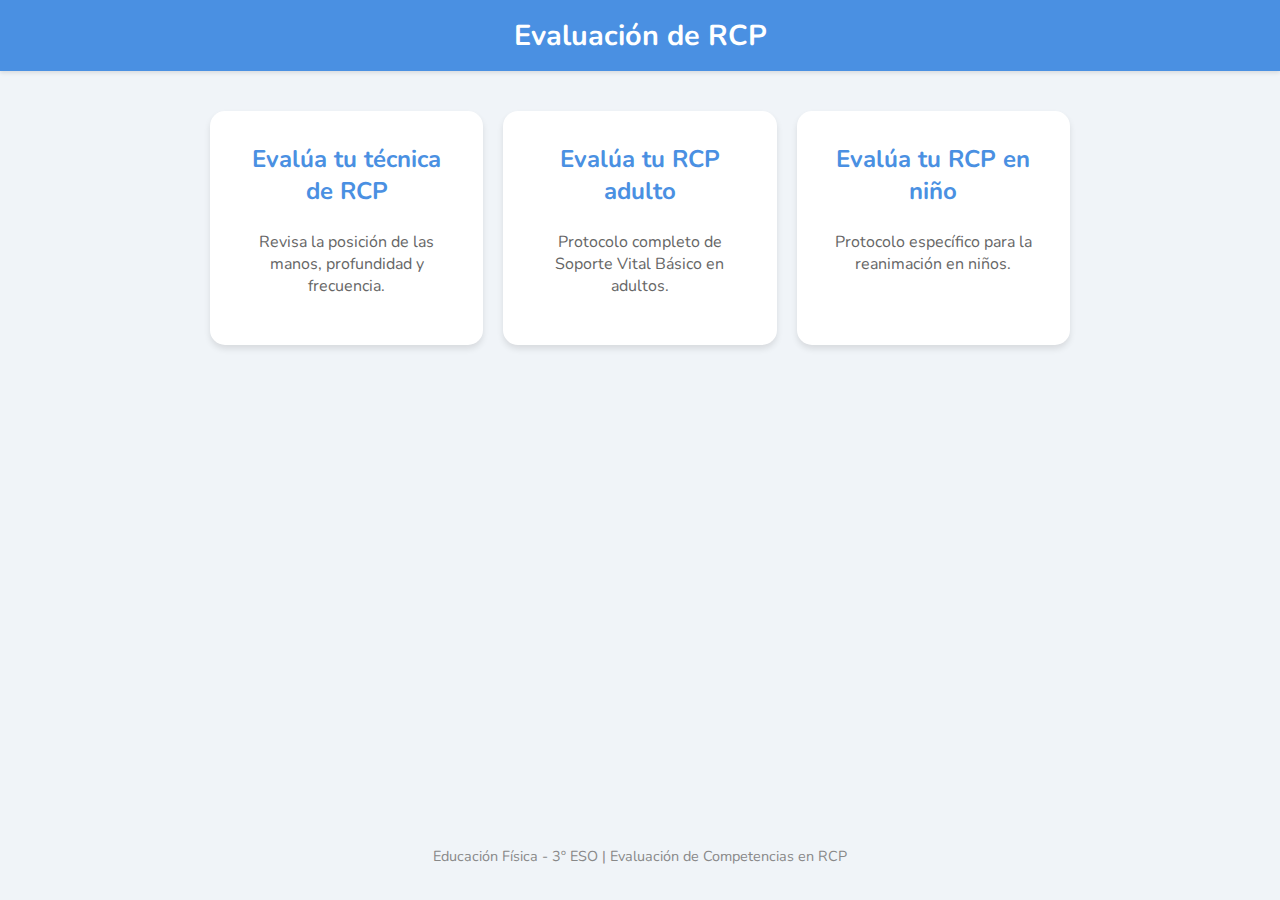
<file: Evaluador de RCP Integral.html>
<!DOCTYPE html>
<html lang="es">

<head>
    <meta charset="UTF-8">
    <meta name="viewport" content="width=device-width, initial-scale=1.0">
    <title>Evaluación de RCP - Didáctica 3º ESO</title>
    <link href="https://fonts.googleapis.com/css2?family=Nunito:wght@400;700&display=swap" rel="stylesheet">
    <style>
        :root {
            --primary-color: #4A90E2;
            /* Azul vibrante */
            --secondary-color: #50E3C2;
            /* Verde menta */
            --accent-color: #FF6B6B;
            /* Rojo suave */
            --bg-color: #F0F4F8;
            --text-color: #333;
            --card-bg: #FFFFFF;
        }

        body {
            font-family: 'Nunito', sans-serif;
            background-color: var(--bg-color);
            color: var(--text-color);
            margin: 0;
            padding: 0;
            display: flex;
            flex-direction: column;
            min-height: 100vh;
        }

        header {
            background-color: var(--primary-color);
            color: white;
            padding: 1rem;
            text-align: center;
            box-shadow: 0 2px 4px rgba(0, 0, 0, 0.1);
        }

        header h1 {
            margin: 0;
            font-size: 1.8rem;
        }

        nav {
            background-color: #357ABD;
            padding: 0.5rem;
            text-align: center;
        }

        nav button {
            background: none;
            border: none;
            color: white;
            font-size: 1rem;
            cursor: pointer;
            text-decoration: underline;
        }

        main {
            flex: 1;
            padding: 20px;
            max-width: 900px;
            margin: 0 auto;
            width: 100%;
            box-sizing: border-box;
        }

        /* Menu Styles */
        #main-menu {
            display: grid;
            grid-template-columns: repeat(auto-fit, minmax(250px, 1fr));
            gap: 20px;
            padding: 20px 0;
        }

        .menu-card {
            background-color: var(--card-bg);
            border-radius: 15px;
            padding: 30px;
            text-align: center;
            box-shadow: 0 4px 6px rgba(0, 0, 0, 0.1);
            cursor: pointer;
            transition: transform 0.2s, box-shadow 0.2s;
            border: 2px solid transparent;
        }

        .menu-card:hover {
            transform: translateY(-5px);
            box-shadow: 0 8px 12px rgba(0, 0, 0, 0.15);
            border-color: var(--secondary-color);
        }

        .menu-card h3 {
            margin-top: 0;
            color: var(--primary-color);
            font-size: 1.5rem;
        }

        .menu-card p {
            color: #666;
        }

        /* Exercise Section Styles */
        .exercise-section {
            display: none;
            /* Hidden by default */
            background-color: var(--card-bg);
            border-radius: 15px;
            padding: 20px;
            box-shadow: 0 4px 6px rgba(0, 0, 0, 0.1);
            animation: fadeIn 0.5s;
        }

        @keyframes fadeIn {
            from {
                opacity: 0;
                transform: translateY(10px);
            }

            to {
                opacity: 1;
                transform: translateY(0);
            }
        }

        h2 {
            color: var(--primary-color);
            border-bottom: 2px solid var(--secondary-color);
            padding-bottom: 10px;
            margin-top: 0;
        }

        table {
            width: 100%;
            border-collapse: collapse;
            margin-bottom: 20px;
        }

        th {
            background-color: var(--primary-color);
            color: white;
            padding: 12px;
            text-align: center;
            border-radius: 5px 5px 0 0;
            /* Rounded corners for header */
        }

        td {
            padding: 12px;
            border-bottom: 1px solid #eee;
        }

        tr:last-child td {
            border-bottom: none;
        }

        .subheader {
            background-color: #e3f2fd;
            font-weight: bold;
            color: var(--primary-color);
            text-align: left;
        }

        /* Button Styles in Tables */
        .btn-option {
            padding: 8px 16px;
            margin: 2px;
            cursor: pointer;
            border: 2px solid #ddd;
            border-radius: 20px;
            /* Pill shape */
            font-weight: bold;
            background-color: white;
            color: #555;
            transition: all 0.2s;
        }

        .btn-option:hover {
            background-color: #f0f0f0;
        }

        .btn-option[data-selected="yes"] {
            background-color: var(--secondary-color);
            border-color: var(--secondary-color);
            color: white;
        }

        .btn-option[data-selected="no"] {
            background-color: var(--accent-color);
            border-color: var(--accent-color);
            color: white;
        }

        /* Calculate Button */
        .btn-calculate {
            background-color: var(--primary-color);
            color: white;
            border: none;
            padding: 15px 30px;
            font-size: 1.2rem;
            border-radius: 30px;
            cursor: pointer;
            display: block;
            width: 100%;
            max-width: 300px;
            margin: 20px auto;
            box-shadow: 0 4px 6px rgba(0, 0, 0, 0.2);
            transition: background-color 0.2s;
        }

        .btn-calculate:hover {
            background-color: #357ABD;
        }

        .result-box {
            margin-top: 20px;
            padding: 20px;
            font-size: 1.5rem;
            font-weight: bold;
            text-align: center;
            background-color: #e8f4f8;
            border: 2px solid var(--secondary-color);
            border-radius: 15px;
            color: var(--primary-color);
            display: none;
            /* Hidden initially */
        }

        footer {
            text-align: center;
            padding: 20px;
            color: #888;
            font-size: 0.9rem;
        }

        /* Helper to center content in TD */
        .center-content {
            text-align: center;
        }
    </style>
</head>

<body>

    <header>
        <h1>Evaluación de RCP</h1>
    </header>

    <nav id="nav-bar" style="display:none;">
        <button onclick="showMenu()">← Volver al Menú Principal</button>
    </nav>

    <main>
        <!-- Main Menu -->
        <div id="main-menu">
            <div class="menu-card" onclick="showSection('tecnica')">
                <h3>Evalúa tu técnica de RCP</h3>
                <p>Revisa la posición de las manos, profundidad y frecuencia.</p>
            </div>
            <div class="menu-card" onclick="showSection('adulto')">
                <h3>Evalúa tu RCP adulto</h3>
                <p>Protocolo completo de Soporte Vital Básico en adultos.</p>
            </div>
            <div class="menu-card" onclick="showSection('nino')">
                <h3>Evalúa tu RCP en niño</h3>
                <p>Protocolo específico para la reanimación en niños.</p>
            </div>
        </div>

        <!-- Section 1: Técnica (from RCP Compresiones.html) -->
        <div id="section-tecnica" class="exercise-section">
            <h2>Evaluación de Compresiones Torácicas</h2>
            <table id="table-tecnica">
                <thead>
                    <tr>
                        <th>Criterio de Evaluación</th>
                        <th>Sí</th>
                        <th>No</th>
                    </tr>
                </thead>
                <tbody>
                    <tr>
                        <td class="subheader" colspan="3"><u>Posición de las manos sobre el pecho</u></td>
                    </tr>
                    <tr>
                        <td>- Talón de una mano en el centro del pecho</td>
                        <td class="center-content"><button class="btn-option" onclick="marcar(this, true)">Sí</button>
                        </td>
                        <td class="center-content"><button class="btn-option" onclick="marcar(this, false)">No</button>
                        </td>
                    </tr>
                    <tr>
                        <td>- Otra mano encima con dedos entrelazados</td>
                        <td class="center-content"><button class="btn-option" onclick="marcar(this, true)">Sí</button>
                        </td>
                        <td class="center-content"><button class="btn-option" onclick="marcar(this, false)">No</button>
                        </td>
                    </tr>
                    <tr>
                        <td>- Dedos no tocan el pecho</td>
                        <td class="center-content"><button class="btn-option" onclick="marcar(this, true)">Sí</button>
                        </td>
                        <td class="center-content"><button class="btn-option" onclick="marcar(this, false)">No</button>
                        </td>
                    </tr>

                    <tr>
                        <td class="subheader" colspan="3"><u>Posición del reanimador</u></td>
                    </tr>
                    <tr>
                        <td>- Hombros directamente sobre las manos (vertical)</td>
                        <td class="center-content"><button class="btn-option" onclick="marcar(this, true)">Sí</button>
                        </td>
                        <td class="center-content"><button class="btn-option" onclick="marcar(this, false)">No</button>
                        </td>
                    </tr>
                    <tr>
                        <td>- Extremidad superior recta, sin doblar los codos</td>
                        <td class="center-content"><button class="btn-option" onclick="marcar(this, true)">Sí</button>
                        </td>
                        <td class="center-content"><button class="btn-option" onclick="marcar(this, false)">No</button>
                        </td>
                    </tr>

                    <tr>
                        <td class="subheader" colspan="3"><u>Profundidad de las compresiones</u></td>
                    </tr>
                    <tr>
                        <td>- 5 cm de profundidad</td>
                        <td class="center-content"><button class="btn-option" onclick="marcar(this, true)">Sí</button>
                        </td>
                        <td class="center-content"><button class="btn-option" onclick="marcar(this, false)">No</button>
                        </td>
                    </tr>

                    <tr>
                        <td class="subheader" colspan="3"><u>Frecuencia de las compresiones</u></td>
                    </tr>
                    <tr>
                        <td>- 100-120 compresiones por minuto</td>
                        <td class="center-content"><button class="btn-option" onclick="marcar(this, true)">Sí</button>
                        </td>
                        <td class="center-content"><button class="btn-option" onclick="marcar(this, false)">No</button>
                        </td>
                    </tr>

                    <tr>
                        <td class="subheader" colspan="3"><u>Reexpansión del pecho</u></td>
                    </tr>
                    <tr>
                        <td>- Pecho se recupera completamente</td>
                        <td class="center-content"><button class="btn-option" onclick="marcar(this, true)">Sí</button>
                        </td>
                        <td class="center-content"><button class="btn-option" onclick="marcar(this, false)">No</button>
                        </td>
                    </tr>
                    <tr>
                        <td>- No apoyar el peso del cuerpo entre compresiones</td>
                        <td class="center-content"><button class="btn-option" onclick="marcar(this, true)">Sí</button>
                        </td>
                        <td class="center-content"><button class="btn-option" onclick="marcar(this, false)">No</button>
                        </td>
                    </tr>

                    <tr>
                        <td class="subheader" colspan="3"><u>Calidad de las compresiones</u></td>
                    </tr>
                    <tr>
                        <td>- Ritmo constante y adecuado</td>
                        <td class="center-content"><button class="btn-option" onclick="marcar(this, true)">Sí</button>
                        </td>
                        <td class="center-content"><button class="btn-option" onclick="marcar(this, false)">No</button>
                        </td>
                    </tr>
                    <tr>
                        <td>- Sin interrupciones innecesarias</td>
                        <td class="center-content"><button class="btn-option" onclick="marcar(this, true)">Sí</button>
                        </td>
                        <td class="center-content"><button class="btn-option" onclick="marcar(this, false)">No</button>
                        </td>
                    </tr>

                    <tr>
                        <td class="subheader" colspan="3"><u>Situación del reanimador frente a la víctima</u></td>
                    </tr>
                    <tr>
                        <td>- Posición de rodillas cercana a la víctima</td>
                        <td class="center-content"><button class="btn-option" onclick="marcar(this, true)">Sí</button>
                        </td>
                        <td class="center-content"><button class="btn-option" onclick="marcar(this, false)">No</button>
                        </td>
                    </tr>
                    <tr>
                        <td>- Disposición perpendiculares al pecho de la víctima</td>
                        <td class="center-content"><button class="btn-option" onclick="marcar(this, true)">Sí</button>
                        </td>
                        <td class="center-content"><button class="btn-option" onclick="marcar(this, false)">No</button>
                        </td>
                    </tr>
                </tbody>
            </table>
            <button class="btn-calculate" onclick="calcularNota('table-tecnica', 'res-tecnica')">Calcular Nota</button>
            <div id="res-tecnica" class="result-box"></div>
        </div>

        <!-- Section 2: Adulto (from RCP Adultos.html) -->
        <div id="section-adulto" class="exercise-section">
            <h2>Evaluación de SVB en Adultos</h2>
            <table id="table-adulto">
                <thead>
                    <tr>
                        <th>Criterio de Evaluación</th>
                        <th>Sí</th>
                        <th>No</th>
                    </tr>
                </thead>
                <tbody>
                    <tr>
                        <td class="subheader" colspan="3"><u>Evaluación inicial (Consciente? - Respira)</u></td>
                    </tr>
                    <tr>
                        <td>- Comprobar la respuesta de la víctima. "<strong>hola, estás bien</strong>!"</td>
                        <td class="center-content"><button class="btn-option" onclick="marcar(this, true)">Sí</button>
                        </td>
                        <td class="center-content"><button class="btn-option" onclick="marcar(this, false)">No</button>
                        </td>
                    </tr>
                    <tr>
                        <td>- Pedir ayuda. <strong>"Juan ven, necesito tu ayuda!"</strong></td>
                        <td class="center-content"><button class="btn-option" onclick="marcar(this, true)">Sí</button>
                        </td>
                        <td class="center-content"><button class="btn-option" onclick="marcar(this, false)">No</button>
                        </td>
                    </tr>
                    <tr>
                        <td>- Abrir la vía aérea (Maniobra frente-mentón)</td>
                        <td class="center-content"><button class="btn-option" onclick="marcar(this, true)">Sí</button>
                        </td>
                        <td class="center-content"><button class="btn-option" onclick="marcar(this, false)">No</button>
                        </td>
                    </tr>
                    <tr>
                        <td>- Evaluar la respiración (<strong>VOS</strong> Ver Oír Sentir; 5-10 seg)</td>
                        <td class="center-content"><button class="btn-option" onclick="marcar(this, true)">Sí</button>
                        </td>
                        <td class="center-content"><button class="btn-option" onclick="marcar(this, false)">No</button>
                        </td>
                    </tr>
                    <tr>
                        <td>- Llamar u ordenar llamar al 112 (061) si no hay respiración</td>
                        <td class="center-content"><button class="btn-option" onclick="marcar(this, true)">Sí</button>
                        </td>
                        <td class="center-content"><button class="btn-option" onclick="marcar(this, false)">No</button>
                        </td>
                    </tr>
                    <tr>
                        <td>- El mensaje al 112 (061) ha sido correcto? <strong>"Juan, llama al 112, avisa que hay un
                                adulto en parada y que empezamos maniobras de reanimación"</strong></td>
                        <td class="center-content"><button class="btn-option" onclick="marcar(this, true)">Sí</button>
                        </td>
                        <td class="center-content"><button class="btn-option" onclick="marcar(this, false)">No</button>
                        </td>
                    </tr>
                    <tr>
                        <td>- Realiza 4 ciclos de masaje cardiaco 30:2</td>
                        <td class="center-content"><button class="btn-option" onclick="marcar(this, true)">Sí</button>
                        </td>
                        <td class="center-content"><button class="btn-option" onclick="marcar(this, false)">No</button>
                        </td>
                    </tr>

                    <tr>
                        <td class="subheader" colspan="3"><u>Compresiones torácicas (Técnica)</u></td>
                    </tr>
                    <tr>
                        <td>- Posición correcta de las manos</td>
                        <td class="center-content"><button class="btn-option" onclick="marcar(this, true)">Sí</button>
                        </td>
                        <td class="center-content"><button class="btn-option" onclick="marcar(this, false)">No</button>
                        </td>
                    </tr>
                    <tr>
                        <td>- Profundidad de las compresiones (5 cm)</td>
                        <td class="center-content"><button class="btn-option" onclick="marcar(this, true)">Sí</button>
                        </td>
                        <td class="center-content"><button class="btn-option" onclick="marcar(this, false)">No</button>
                        </td>
                    </tr>
                    <tr>
                        <td>- Frecuencia de las compresiones (100-120)</td>
                        <td class="center-content"><button class="btn-option" onclick="marcar(this, true)">Sí</button>
                        </td>
                        <td class="center-content"><button class="btn-option" onclick="marcar(this, false)">No</button>
                        </td>
                    </tr>
                    <tr>
                        <td>- Permitir la reexpansión completa del pecho</td>
                        <td class="center-content"><button class="btn-option" onclick="marcar(this, true)">Sí</button>
                        </td>
                        <td class="center-content"><button class="btn-option" onclick="marcar(this, false)">No</button>
                        </td>
                    </tr>
                    <tr>
                        <td>- Evitar apoyarse sobre el pecho entre compresiones</td>
                        <td class="center-content"><button class="btn-option" onclick="marcar(this, true)">Sí</button>
                        </td>
                        <td class="center-content"><button class="btn-option" onclick="marcar(this, false)">No</button>
                        </td>
                    </tr>

                    <tr>
                        <td class="subheader" colspan="3"><u>Respiraciones boca a boca</u></td>
                    </tr>
                    <tr>
                        <td>- Apertura de la vía aérea (frente - mentón)</td>
                        <td class="center-content"><button class="btn-option" onclick="marcar(this, true)">Sí</button>
                        </td>
                        <td class="center-content"><button class="btn-option" onclick="marcar(this, false)">No</button>
                        </td>
                    </tr>
                    <tr>
                        <td>- Tapar la nariz</td>
                        <td class="center-content"><button class="btn-option" onclick="marcar(this, true)">Sí</button>
                        </td>
                        <td class="center-content"><button class="btn-option" onclick="marcar(this, false)">No</button>
                        </td>
                    </tr>
                    <tr>
                        <td>- Insuflación de aire adecuado eleva el pecho (respiración normal 600 ml en 1 seg)</td>
                        <td class="center-content"><button class="btn-option" onclick="marcar(this, true)">Sí</button>
                        </td>
                        <td class="center-content"><button class="btn-option" onclick="marcar(this, false)">No</button>
                        </td>
                    </tr>
                    <tr>
                        <td>- Comprobación o espera mientras sale el aire</td>
                        <td class="center-content"><button class="btn-option" onclick="marcar(this, true)">Sí</button>
                        </td>
                        <td class="center-content"><button class="btn-option" onclick="marcar(this, false)">No</button>
                        </td>
                    </tr>

                    <tr>
                        <td class="subheader" colspan="3"><u>Evaluación para la PLS (<strong>Posición Lateral de
                                    Seguridad</strong>)</u></td>
                    </tr>
                    <tr>
                        <td>- Comprobar objetos en bolsillos</td>
                        <td class="center-content"><button class="btn-option" onclick="marcar(this, true)">Sí</button>
                        </td>
                        <td class="center-content"><button class="btn-option" onclick="marcar(this, false)">No</button>
                        </td>
                    </tr>
                    <tr>
                        <td>- Colocar el brazo más cercano de la víctima en ángulo recto con el cuerpo</td>
                        <td class="center-content"><button class="btn-option" onclick="marcar(this, true)">Sí</button>
                        </td>
                        <td class="center-content"><button class="btn-option" onclick="marcar(this, false)">No</button>
                        </td>
                    </tr>
                    <tr>
                        <td>- Colocar el otro brazo sobre el pecho, con la mano contra la mejilla opuesta</td>
                        <td class="center-content"><button class="btn-option" onclick="marcar(this, true)">Sí</button>
                        </td>
                        <td class="center-content"><button class="btn-option" onclick="marcar(this, false)">No</button>
                        </td>
                    </tr>
                    <tr>
                        <td>- Flexionar la rodilla más lejana de la víctima</td>
                        <td class="center-content"><button class="btn-option" onclick="marcar(this, true)">Sí</button>
                        </td>
                        <td class="center-content"><button class="btn-option" onclick="marcar(this, false)">No</button>
                        </td>
                    </tr>
                    <tr>
                        <td>- Girar a la víctima hacia un lado, utilizando la pierna flexionada y codo como palanca</td>
                        <td class="center-content"><button class="btn-option" onclick="marcar(this, true)">Sí</button>
                        </td>
                        <td class="center-content"><button class="btn-option" onclick="marcar(this, false)">No</button>
                        </td>
                    </tr>
                    <tr>
                        <td>- Asegurarse de que la vía aérea permanezca abierta y despejada</td>
                        <td class="center-content"><button class="btn-option" onclick="marcar(this, true)">Sí</button>
                        </td>
                        <td class="center-content"><button class="btn-option" onclick="marcar(this, false)">No</button>
                        </td>
                    </tr>
                </tbody>
            </table>
            <button class="btn-calculate" onclick="calcularNota('table-adulto', 'res-adulto')">Calcular Nota</button>
            <div id="res-adulto" class="result-box"></div>
        </div>

        <!-- Section 3: Niño (from RCP Niño.html) -->
        <div id="section-nino" class="exercise-section">
            <h2>Evaluación de SVB en Niños</h2>
            <table id="table-nino">
                <thead>
                    <tr>
                        <th>Criterio de Evaluación</th>
                        <th>Sí</th>
                        <th>No</th>
                    </tr>
                </thead>
                <tbody>
                    <tr>
                        <td class="subheader" colspan="3"><u>Evaluación inicial (consciente? respira?)</u></td>
                    </tr>
                    <tr>
                        <td>- Comprobar la respuesta de la víctima. "<strong>hola, estás bien</strong>!"</td>
                        <td class="center-content"><button class="btn-option" onclick="marcar(this, true)">Sí</button>
                        </td>
                        <td class="center-content"><button class="btn-option" onclick="marcar(this, false)">No</button>
                        </td>
                    </tr>
                    <tr>
                        <td>- Pedir ayuda. <strong>"María ven, necesito tu ayuda!"</strong></td>
                        <td class="center-content"><button class="btn-option" onclick="marcar(this, true)">Sí</button>
                        </td>
                        <td class="center-content"><button class="btn-option" onclick="marcar(this, false)">No</button>
                        </td>
                    </tr>
                    <tr>
                        <td>- Abrir la vía aérea (Maniobra frente-mentón)</td>
                        <td class="center-content"><button class="btn-option" onclick="marcar(this, true)">Sí</button>
                        </td>
                        <td class="center-content"><button class="btn-option" onclick="marcar(this, false)">No</button>
                        </td>
                    </tr>
                    <tr>
                        <td>- Evaluar la respiración (<strong>VOS</strong> Ver Oír Sentir; 5-10 seg)</td>
                        <td class="center-content"><button class="btn-option" onclick="marcar(this, true)">Sí</button>
                        </td>
                        <td class="center-content"><button class="btn-option" onclick="marcar(this, false)">No</button>
                        </td>
                    </tr>
                    <tr>
                        <td>- 5 insuflaciones de rescate iniciales</td>
                        <td class="center-content"><button class="btn-option" onclick="marcar(this, true)">Sí</button>
                        </td>
                        <td class="center-content"><button class="btn-option" onclick="marcar(this, false)">No</button>
                        </td>
                    </tr>
                    <tr>
                        <td>- 1' de reanimacion 30:2 (dos ciclos)</td>
                        <td class="center-content"><button class="btn-option" onclick="marcar(this, true)">Sí</button>
                        </td>
                        <td class="center-content"><button class="btn-option" onclick="marcar(this, false)">No</button>
                        </td>
                    </tr>
                    <tr>
                        <td>- Llamar u ordenar llamar al 112 (061) si no hay respiracion</td>
                        <td class="center-content"><button class="btn-option" onclick="marcar(this, true)">Sí</button>
                        </td>
                        <td class="center-content"><button class="btn-option" onclick="marcar(this, false)">No</button>
                        </td>
                    </tr>
                    <tr>
                        <td>- El mensaje al 112 (061) ha sido correcto? <strong>"María, llama al 112, avisa que hay un
                                niño en parada y que empezamos maniobras de reanimación"</strong></td>
                        <td class="center-content"><button class="btn-option" onclick="marcar(this, true)">Sí</button>
                        </td>
                        <td class="center-content"><button class="btn-option" onclick="marcar(this, false)">No</button>
                        </td>
                    </tr>
                    <tr>
                        <td>- Cuatro ciclos de masaje cardiaco 30:2</td>
                        <td class="center-content"><button class="btn-option" onclick="marcar(this, true)">Sí</button>
                        </td>
                        <td class="center-content"><button class="btn-option" onclick="marcar(this, false)">No</button>
                        </td>
                    </tr>

                    <tr>
                        <td class="subheader" colspan="3"><u>Compresiones torácicas</u></td>
                    </tr>
                    <tr>
                        <td>- Posición correcta de la mano en el pecho</td>
                        <td class="center-content"><button class="btn-option" onclick="marcar(this, true)">Sí</button>
                        </td>
                        <td class="center-content"><button class="btn-option" onclick="marcar(this, false)">No</button>
                        </td>
                    </tr>
                    <tr>
                        <td>- La otra mano sujeta la frente garantizando la apertura vía aérea</td>
                        <td class="center-content"><button class="btn-option" onclick="marcar(this, true)">Sí</button>
                        </td>
                        <td class="center-content"><button class="btn-option" onclick="marcar(this, false)">No</button>
                        </td>
                    </tr>
                    <tr>
                        <td>- Profundidad de las compresiones (4-5 cm)</td>
                        <td class="center-content"><button class="btn-option" onclick="marcar(this, true)">Sí</button>
                        </td>
                        <td class="center-content"><button class="btn-option" onclick="marcar(this, false)">No</button>
                        </td>
                    </tr>
                    <tr>
                        <td>- Frecuencia de las compresiones (100-120)</td>
                        <td class="center-content"><button class="btn-option" onclick="marcar(this, true)">Sí</button>
                        </td>
                        <td class="center-content"><button class="btn-option" onclick="marcar(this, false)">No</button>
                        </td>
                    </tr>
                    <tr>
                        <td>- Permitir la reexpansión completa del pecho</td>
                        <td class="center-content"><button class="btn-option" onclick="marcar(this, true)">Sí</button>
                        </td>
                        <td class="center-content"><button class="btn-option" onclick="marcar(this, false)">No</button>
                        </td>
                    </tr>
                    <tr>
                        <td>- Evitar apoyarse sobre el pecho entre compresiones</td>
                        <td class="center-content"><button class="btn-option" onclick="marcar(this, true)">Sí</button>
                        </td>
                        <td class="center-content"><button class="btn-option" onclick="marcar(this, false)">No</button>
                        </td>
                    </tr>

                    <tr>
                        <td class="subheader" colspan="3"><u>Respiraciones boca a boca</u></td>
                    </tr>
                    <tr>
                        <td>- Apertura de la vía aérea (frente - mentón)</td>
                        <td class="center-content"><button class="btn-option" onclick="marcar(this, true)">Sí</button>
                        </td>
                        <td class="center-content"><button class="btn-option" onclick="marcar(this, false)">No</button>
                        </td>
                    </tr>
                    <tr>
                        <td>- Tapar la nariz</td>
                        <td class="center-content"><button class="btn-option" onclick="marcar(this, true)">Sí</button>
                        </td>
                        <td class="center-content"><button class="btn-option" onclick="marcar(this, false)">No</button>
                        </td>
                    </tr>
                    <tr>
                        <td>- Insuflación de aire adaptado al tamaño</td>
                        <td class="center-content"><button class="btn-option" onclick="marcar(this, true)">Sí</button>
                        </td>
                        <td class="center-content"><button class="btn-option" onclick="marcar(this, false)">No</button>
                        </td>
                    </tr>
                    <tr>
                        <td>- Comprobación o espera mientras sale el aire</td>
                        <td class="center-content"><button class="btn-option" onclick="marcar(this, true)">Sí</button>
                        </td>
                        <td class="center-content"><button class="btn-option" onclick="marcar(this, false)">No</button>
                        </td>
                    </tr>

                    <tr>
                        <td class="subheader" colspan="3"><u>Evaluación para la PLS (<strong>Posición Lateral de
                                    Seguridad</strong>)</u></td>
                    </tr>
                    <tr>
                        <td>- Comprobar objetos en bolsillos</td>
                        <td class="center-content"><button class="btn-option" onclick="marcar(this, true)">Sí</button>
                        </td>
                        <td class="center-content"><button class="btn-option" onclick="marcar(this, false)">No</button>
                        </td>
                    </tr>
                    <tr>
                        <td>- Colocar el brazo más cercano de la víctima en ángulo recto con el cuerpo</td>
                        <td class="center-content"><button class="btn-option" onclick="marcar(this, true)">Sí</button>
                        </td>
                        <td class="center-content"><button class="btn-option" onclick="marcar(this, false)">No</button>
                        </td>
                    </tr>
                    <tr>
                        <td>- Colocar el otro brazo sobre el pecho, con la mano contra la mejilla opuesta</td>
                        <td class="center-content"><button class="btn-option" onclick="marcar(this, true)">Sí</button>
                        </td>
                        <td class="center-content"><button class="btn-option" onclick="marcar(this, false)">No</button>
                        </td>
                    </tr>
                    <tr>
                        <td>- Flexionar la rodilla más lejana de la víctima</td>
                        <td class="center-content"><button class="btn-option" onclick="marcar(this, true)">Sí</button>
                        </td>
                        <td class="center-content"><button class="btn-option" onclick="marcar(this, false)">No</button>
                        </td>
                    </tr>
                    <tr>
                        <td>- Girar a la víctima hacia un lado, utilizando la pierna flexionada y codo como palanca</td>
                        <td class="center-content"><button class="btn-option" onclick="marcar(this, true)">Sí</button>
                        </td>
                        <td class="center-content"><button class="btn-option" onclick="marcar(this, false)">No</button>
                        </td>
                    </tr>
                    <tr>
                        <td>- Asegurarse de que la vía aérea permanezca abierta y despejada</td>
                        <td class="center-content"><button class="btn-option" onclick="marcar(this, true)">Sí</button>
                        </td>
                        <td class="center-content"><button class="btn-option" onclick="marcar(this, false)">No</button>
                        </td>
                    </tr>
                </tbody>
            </table>
            <button class="btn-calculate" onclick="calcularNota('table-nino', 'res-nino')">Calcular Nota</button>
            <div id="res-nino" class="result-box"></div>
        </div>

    </main>

    <footer>
        <p>Educación Física - 3º ESO | Evaluación de Competencias en RCP</p>
    </footer>

    <script>
        function showSection(sectionId) {
            // Hide main menu
            document.getElementById('main-menu').style.display = 'none';

            // Show nav bar
            document.getElementById('nav-bar').style.display = 'block';

            // Hide all sections
            const sections = document.querySelectorAll('.exercise-section');
            sections.forEach(sec => sec.style.display = 'none');

            // Show selected section
            document.getElementById('section-' + sectionId).style.display = 'block';

            // Scroll to top
            window.scrollTo(0, 0);
        }

        function showMenu() {
            // Hide nav bar
            document.getElementById('nav-bar').style.display = 'none';

            // Hide all sections
            const sections = document.querySelectorAll('.exercise-section');
            sections.forEach(sec => sec.style.display = 'none');

            // Show main menu
            document.getElementById('main-menu').style.display = 'grid';
        }

        function marcar(button, isYes) {
            // Find the row
            var cell = button.parentNode;
            var row = cell.parentNode;
            var buttons = row.getElementsByTagName('button');

            // Reset both buttons
            buttons[0].setAttribute('data-selected', '');
            buttons[1].setAttribute('data-selected', '');

            // Set selected
            button.setAttribute('data-selected', isYes ? 'yes' : 'no');
        }

        function calcularNota(tableId, resultId) {
            var rows = document.querySelectorAll('#' + tableId + ' tbody tr');
            var totalCorrectas = 0;
            var totalPreguntas = 0;
            var penalizacion = 0;
            var itemsRespondidos = 0;

            for (var i = 0; i < rows.length; i++) {
                var buttons = rows[i].getElementsByTagName('button');

                // Skip headers
                if (buttons.length === 0) continue;

                var seleccion = null;

                if (buttons[0].getAttribute('data-selected') === 'yes') {
                    seleccion = 'yes';
                } else if (buttons[1].getAttribute('data-selected') === 'no') {
                    seleccion = 'no';
                }

                if (seleccion !== null) {
                    itemsRespondidos++;
                    totalPreguntas++;

                    if (seleccion === 'yes') {
                        totalCorrectas++;
                    } else if (seleccion === 'no') {
                        penalizacion += 0.5;
                    }
                }
            }

            var resultDiv = document.getElementById(resultId);
            resultDiv.style.display = 'block';

            if (itemsRespondidos === 0) {
                resultDiv.innerText = "Por favor, evalúa al menos un ítem.";
                resultDiv.style.color = "#f44336";
                resultDiv.style.borderColor = "#f44336";
                return;
            }

            var nota = ((totalCorrectas / totalPreguntas) * 10) - penalizacion;
            nota = nota < 0 ? 0 : nota;

            resultDiv.innerText = 'Nota Final: ' + nota.toFixed(2) + ' / 10';

            // Color code the result
            if (nota >= 5) {
                resultDiv.style.color = "#4CAF50";
                resultDiv.style.borderColor = "#4CAF50";
            } else {
                resultDiv.style.color = "#f44336";
                resultDiv.style.borderColor = "#f44336";
            }
        }
    </script>

</body>

</html>
</file>
<file: css/style.css>
:root {
    --primary: #0056b3;
    /* Deep Blue */
    --primary-dark: #003d82;
    /* Darker Blue */
    --secondary: #00a8e8;
    /* Cyan */
    --accent: #76c043;
    /* Lime Green */
    --success: #76c043;
    /* Green */
    --success-dark: #5a9e32;
    --danger: #dc3545;
    /* Standard Red for medical/alert */
    --light: #f8f9fa;
    --dark: #212529;
    --gray: #6c757d;
    --card-bg: #ffffff;
    --shadow: 0 10px 20px rgba(0, 0, 0, 0.08);
    --radius: 16px;
    --font-heading: 'Nunito', sans-serif;
    --font-body: 'Inter', sans-serif;
}

* {
    box-sizing: border-box;
    margin: 0;
    padding: 0;
}

body {
    font-family: var(--font-body);
    background-color: #f0f2f5;
    color: var(--dark);
    line-height: 1.6;
    overflow-x: hidden;
    display: flex;
    flex-direction: column;
    min-height: 100vh;
}

h1,
h2,
h3,
h4 {
    font-family: var(--font-heading);
    font-weight: 800;
    color: var(--primary-dark);
}

/* --- Layout & Navigation --- */
header {
    background: linear-gradient(135deg, var(--primary), var(--primary-dark));
    color: white;
    padding: 1rem 2rem;
    display: flex;
    justify-content: space-between;
    align-items: center;
    box-shadow: 0 4px 12px rgba(67, 97, 238, 0.3);
    position: sticky;
    top: 0;
    z-index: 1000;
}

.logo {
    font-size: 1.5rem;
    font-weight: 800;
    display: flex;
    align-items: center;
    gap: 10px;
}

.nav-logo {
    height: 50px;
    width: auto;
    background: white;
    padding: 2px;
    border-radius: 8px;
}

nav ul {
    display: flex;
    list-style: none;
    gap: 20px;
}

nav a {
    color: rgba(255, 255, 255, 0.9);
    text-decoration: none;
    font-weight: 600;
    transition: all 0.3s;
    padding: 8px 16px;
    border-radius: 20px;
}

nav a:hover,
nav a.active {
    background: rgba(255, 255, 255, 0.2);
    color: white;
    transform: translateY(-2px);
}

main {
    max-width: 1200px;
    margin: 0 auto;
    padding: 2rem;
    flex: 1;
    width: 100%;
}

/* --- Sections --- */
section {
    display: none;
    animation: fadeIn 0.6s ease-out;
}

section.active {
    display: block;
}

@keyframes fadeIn {
    from {
        opacity: 0;
        transform: translateY(20px);
    }

    to {
        opacity: 1;
        transform: translateY(0);
    }
}

.section-desc {
    text-align: center;
    font-size: 1.2rem;
    color: var(--gray);
    margin-bottom: 2rem;
    max-width: 800px;
    margin-left: auto;
    margin-right: auto;
}

/* --- Hero Section --- */
.hero {
    text-align: center;
    padding: 4rem 1rem;
    background: white;
    border-radius: var(--radius);
    box-shadow: var(--shadow);
    margin-bottom: 2rem;
    background-image: radial-gradient(circle at top right, rgba(76, 201, 240, 0.1), transparent);
}

.hero h1 {
    font-size: 3.5rem;
    font-weight: 900;
    background: linear-gradient(135deg, var(--primary), var(--accent));
    -webkit-background-clip: text;
    background-clip: text;
    -webkit-text-fill-color: transparent;
    line-height: 1.2;
    margin-bottom: 1rem;
}

.hero p {
    font-size: 1.2rem;
    color: var(--gray);
    max-width: 700px;
    margin: 0 auto 2rem;
}

.hero-buttons {
    display: flex;
    gap: 1rem;
    justify-content: center;
}

.btn-cta {
    display: inline-block;
    background: var(--primary);
    color: white;
    padding: 15px 40px;
    border-radius: 50px;
    font-size: 1.1rem;
    font-weight: 700;
    text-decoration: none;
    box-shadow: 0 10px 20px rgba(67, 97, 238, 0.4);
    transition: all 0.3s;
    border: none;
    cursor: pointer;
}

.btn-cta:hover {
    transform: translateY(-5px) scale(1.05);
    box-shadow: 0 15px 30px rgba(67, 97, 238, 0.5);
}

.btn-secondary {
    background: white;
    color: var(--primary);
    border: 2px solid var(--primary);
    box-shadow: none;
}

.btn-secondary:hover {
    background: #f0f4ff;
    box-shadow: 0 5px 15px rgba(67, 97, 238, 0.2);
}

.btn-back {
    padding: 8px 16px;
    background: #e9ecef;
    border: none;
    border-radius: 20px;
    cursor: pointer;
    font-weight: 600;
    margin-bottom: 1rem;
    transition: all 0.2s;
}

.btn-back:hover {
    background: #dee2e6;
}

/* --- Chain of Survival --- */
.chain-container {
    background: white;
    padding: 2rem;
    border-radius: var(--radius);
    box-shadow: var(--shadow);
    text-align: center;
}

.chain-grid {
    display: flex;
    justify-content: center;
    align-items: center;
    gap: 1rem;
    flex-wrap: wrap;
    margin-top: 2rem;
}

.chain-link {
    background: #f8f9fa;
    padding: 1.5rem;
    border-radius: 12px;
    width: 200px;
    transition: transform 0.3s;
}

.chain-link:hover {
    transform: translateY(-5px);
    background: #e7f5ff;
}

.chain-link .icon {
    font-size: 2.5rem;
    margin-bottom: 0.5rem;
}

.chain-link p {
    font-weight: 700;
    font-size: 0.9rem;
    color: var(--primary-dark);
}

.chain-arrow {
    font-size: 1.5rem;
    color: var(--gray);
}

/* --- Story Cards --- */
.grid {
    display: grid;
    grid-template-columns: repeat(auto-fit, minmax(300px, 1fr));
    gap: 2rem;
}

.story-card {
    background: white;
    padding: 2rem;
    border-radius: var(--radius);
    box-shadow: var(--shadow);
    position: relative;
    overflow: hidden;
}

.story-img {
    width: 60px;
    height: 60px;
    border-radius: 50%;
    display: flex;
    align-items: center;
    justify-content: center;
    font-size: 1.8rem;
    margin-bottom: 1rem;
}

.story-card h3 {
    margin-bottom: 1rem;
}

.story-card p {
    font-style: italic;
    color: #555;
    margin-bottom: 1.5rem;
}

.story-card .author {
    font-weight: 700;
    color: var(--primary);
    display: block;
    text-align: right;
}

/* --- PAS Theory --- */
.pas-container {
    display: flex;
    flex-direction: column;
    gap: 1.5rem;
    margin-bottom: 3rem;
}

.pas-step {
    background: white;
    border-radius: var(--radius);
    overflow: hidden;
    display: flex;
    box-shadow: var(--shadow);
}

.pas-header {
    width: 150px;
    display: flex;
    flex-direction: column;
    align-items: center;
    justify-content: center;
    color: white;
    padding: 1rem;
}

.pas-step.protect .pas-header {
    background: #ff9f1c;
}

.pas-step.alert .pas-header {
    background: #e71d36;
}

.pas-step.soccor .pas-header {
    background: #2ec4b6;
}

.pas-header .letter {
    font-size: 3rem;
    font-weight: 900;
    line-height: 1;
}

.pas-content {
    padding: 1.5rem;
    flex: 1;
}

.pas-content ul {
    margin-left: 1.5rem;
    margin-top: 0.5rem;
}

.pas-content li {
    margin-bottom: 0.5rem;
}

/* --- Algorithm Flowchart --- */
.algorithm-flow {
    display: flex;
    flex-direction: column;
    align-items: center;
    gap: 1rem;
    padding: 2rem;
    background: white;
    border-radius: var(--radius);
    box-shadow: var(--shadow);
    min-height: 400px;
    /* Prevent jumping */
    justify-content: center;
}

.algo-step {
    text-align: center;
    width: 100%;
    max-width: 500px;
}

.fade-in {
    animation: fadeIn 0.5s ease-out;
}

.algo-box {
    padding: 1rem 2rem;
    border-radius: 10px;
    font-weight: 700;
    text-align: center;
    box-shadow: 0 4px 6px rgba(0, 0, 0, 0.1);
    margin: 0 auto 1rem;
    /* Center box */
    max-width: 100%;
}

.algo-box.start {
    background: var(--primary);
    color: white;
}

.algo-box.safe {
    background: #d4edda;
    color: #155724;
    border: 2px solid #c3e6cb;
}

.algo-box.warning {
    background: #fff3cd;
    color: #856404;
    border: 2px solid #ffeeba;
}

.algo-box.danger {
    background: #f8d7da;
    color: #721c24;
    border: 2px solid #f5c6cb;
    animation: pulse 2s infinite;
}

@keyframes pulse {
    0% {
        transform: scale(1);
    }

    50% {
        transform: scale(1.05);
    }

    100% {
        transform: scale(1);
    }
}

.algo-split {
    display: flex;
    gap: 1rem;
    justify-content: center;
    flex-wrap: wrap;
}

/* --- Metronome --- */
.metronome-box {
    background: var(--dark);
    color: white;
    padding: 2rem;
    border-radius: var(--radius);
    text-align: center;
    margin-top: 2rem;
}

.heart-beat {
    font-size: 5rem;
    margin: 1rem;
}

.beating {
    animation: beat 0.5s infinite;
}

@keyframes beat {
    0% {
        transform: scale(1);
    }

    15% {
        transform: scale(1.3);
    }

    30% {
        transform: scale(1);
    }

    45% {
        transform: scale(1.15);
    }

    60% {
        transform: scale(1);
    }
}

/* --- Evaluation Tables --- */
.eval-table {
    width: 100%;
    border-collapse: separate;
    border-spacing: 0 10px;
}

.eval-table th {
    text-align: left;
    padding: 1rem;
    color: var(--gray);
    font-size: 0.9rem;
    text-transform: uppercase;
    letter-spacing: 1px;
}

.th-center {
    text-align: center !important;
}

.td-center {
    text-align: center;
}

.eval-table tr {
    background: white;
    box-shadow: 0 2px 5px rgba(0, 0, 0, 0.05);
    transition: transform 0.2s;
}

.eval-table tr:hover {
    transform: scale(1.01);
}

.eval-table td {
    padding: 1rem;
}

.eval-table td:first-child {
    border-top-left-radius: 10px;
    border-bottom-left-radius: 10px;
    font-weight: 600;
}

.eval-table td:last-child {
    border-top-right-radius: 10px;
    border-bottom-right-radius: 10px;
}

.subheader td {
    background: transparent !important;
    font-size: 1.1rem;
    color: var(--primary);
    padding-top: 1.5rem !important;
    border-bottom: 2px solid var(--secondary);
    border-radius: 0 !important;
}

/* --- Toggle Buttons --- */
.btn-toggle {
    padding: 8px 16px;
    border: 2px solid #e9ecef;
    background: white;
    border-radius: 50px;
    cursor: pointer;
    font-weight: 700;
    color: var(--gray);
    transition: all 0.2s;
}

.btn-toggle:hover {
    border-color: var(--primary);
}

.btn-toggle.yes.selected {
    background: var(--success);
    border-color: var(--success);
    color: white;
}

.btn-toggle.no.selected {
    background: var(--danger);
    border-color: var(--danger);
    color: white;
}

.full-width {
    width: 100%;
    margin-top: 2rem;
}

/* --- Results --- */
.result-display {
    text-align: center;
    margin-top: 2rem;
    padding: 2rem;
    border-radius: var(--radius);
    background: white;
    box-shadow: var(--shadow);
    font-size: 1.5rem;
    font-weight: 800;
    display: none;
}

.result-display.pass {
    background: #d4edda;
    color: #155724;
    border: 2px solid #c3e6cb;
}

.result-display.fail {
    background: #f8d7da;
    color: #721c24;
    border: 2px solid #f5c6cb;
}

/* --- Card (General) --- */
.card {
    background: var(--card-bg);
    border-radius: var(--radius);
    padding: 2rem;
    box-shadow: var(--shadow);
    transition: all 0.3s;
    cursor: pointer;
    text-align: center;
}

.card:hover {
    transform: translateY(-10px);
}

.card-icon {
    font-size: 3rem;
    margin-bottom: 1rem;
}

/* --- Speak Button --- */
.btn-speak {
    background: transparent;
    border: 2px solid var(--primary);
    color: var(--primary);
    padding: 5px 10px;
    border-radius: 20px;
    cursor: pointer;
    font-size: 0.9rem;
    font-weight: 700;
    margin-bottom: 10px;
    transition: all 0.2s;
    display: inline-flex;
    align-items: center;
    gap: 5px;
}

.btn-speak:hover {
    background: var(--primary);
    color: white;
    transform: scale(1.05);
}

/* --- Flashcards Section --- */
.flashcards-container {
    margin-top: 2rem;
    text-align: center;
}

.flashcards-grid {
    display: grid;
    grid-template-columns: repeat(auto-fit, minmax(200px, 1fr));
    gap: 1.5rem;
    margin-top: 1.5rem;
}

.flashcard {
    background-color: transparent;
    width: 100%;
    height: 200px;
    perspective: 1000px;
    cursor: pointer;
}

.flashcard-inner {
    position: relative;
    width: 100%;
    height: 100%;
    text-align: center;
    transition: transform 0.6s;
    transform-style: preserve-3d;
    box-shadow: 0 4px 8px rgba(0, 0, 0, 0.1);
    border-radius: 15px;
}

.flashcard.flipped .flashcard-inner {
    transform: rotateY(180deg);
}

.flashcard-front,
.flashcard-back {
    position: absolute;
    width: 100%;
    height: 100%;
    -webkit-backface-visibility: hidden;
    backface-visibility: hidden;
    border-radius: 15px;
    display: flex;
    flex-direction: column;
    align-items: center;
    justify-content: center;
    padding: 1rem;
}

.flashcard-front {
    background: white;
    border: 2px solid var(--primary);
}

.flashcard-back {
    background: var(--primary);
    color: white;
    transform: rotateY(180deg);
    border: 2px solid var(--primary);
}

.flashcard-front h4 {
    color: var(--primary);
    font-size: 1.2rem;
    margin: 0.5rem 0;
}

.flashcard-back h4 {
    color: white;
    font-size: 1.4rem;
    margin-bottom: 0.5rem;
    text-transform: uppercase;
}

.card-number {
    background: var(--accent);
    color: white;
    width: 30px;
    height: 30px;
    border-radius: 50%;
    display: flex;
    align-items: center;
    justify-content: center;
    font-weight: bold;
    margin-bottom: 0.5rem;
}

/* --- Mermaid Diagram --- */
.mermaid-container {
    background: white;
    padding: 2rem;
    border-radius: 15px;
    box-shadow: 0 4px 15px rgba(0, 0, 0, 0.1);
    margin: 2rem 0;
    text-align: center;
}

.mermaid-container h3 {
    color: var(--primary);
    margin-bottom: 1rem;
}

/* --- Resources Layout --- */
.resources-container {
    display: flex;
    flex-direction: column;
    gap: 2rem;
    margin-top: 2rem;
}

.resources-top-row {
    display: grid;
    grid-template-columns: 1fr 1fr;
    gap: 2rem;
}

.links-card {
    text-align: center;
    background: #f8f9fa;
    border: 1px solid #dee2e6;
}

.horizontal-list {
    display: flex;
    flex-wrap: wrap;
    justify-content: center;
    gap: 2rem;
}

.horizontal-list li {
    margin: 0;
}

@media (max-width: 768px) {
    .resources-top-row {
        grid-template-columns: 1fr;
    }

    .horizontal-list {
        flex-direction: column;
        gap: 1rem;
    }
}

/* --- Footer --- */
footer {
    background: linear-gradient(135deg, #1e3a5f 0%, #2c5282 100%);
    color: white;
    padding: 2rem 0;
    margin-top: auto;
    /* Push to bottom if flex fails, but flex:1 on main handles it */
    text-align: center;
}

.footer-content {
    max-width: 1200px;
    margin: 0 auto;
    padding: 0 2rem;
}

.footer-content p {
    margin: 0.5rem 0;
    line-height: 1.6;
}

.footer-small {
    font-size: 0.85rem;
    opacity: 0.8;
    margin-top: 1rem;
}

/* --- Responsive --- */
@media (max-width: 768px) {
    .hero h1 {
        font-size: 2.5rem;
    }

    header {
        flex-direction: column;
        gap: 1rem;
    }

    nav ul {
        gap: 10px;
        font-size: 0.8rem;
        flex-wrap: wrap;
        justify-content: center;
    }

    .pas-step {
        flex-direction: column;
    }

    .pas-header {
        width: 100%;
        flex-direction: row;
        gap: 10px;
        padding: 0.5rem;
    }

    .pas-header .letter {
        font-size: 2rem;
    }

    .algo-split,
    .algo-split-inner {
        flex-direction: column;
        gap: 1rem;
    }

    .chain-arrow {
        transform: rotate(90deg);
        margin: 0.5rem 0;
    }
}
</file>
